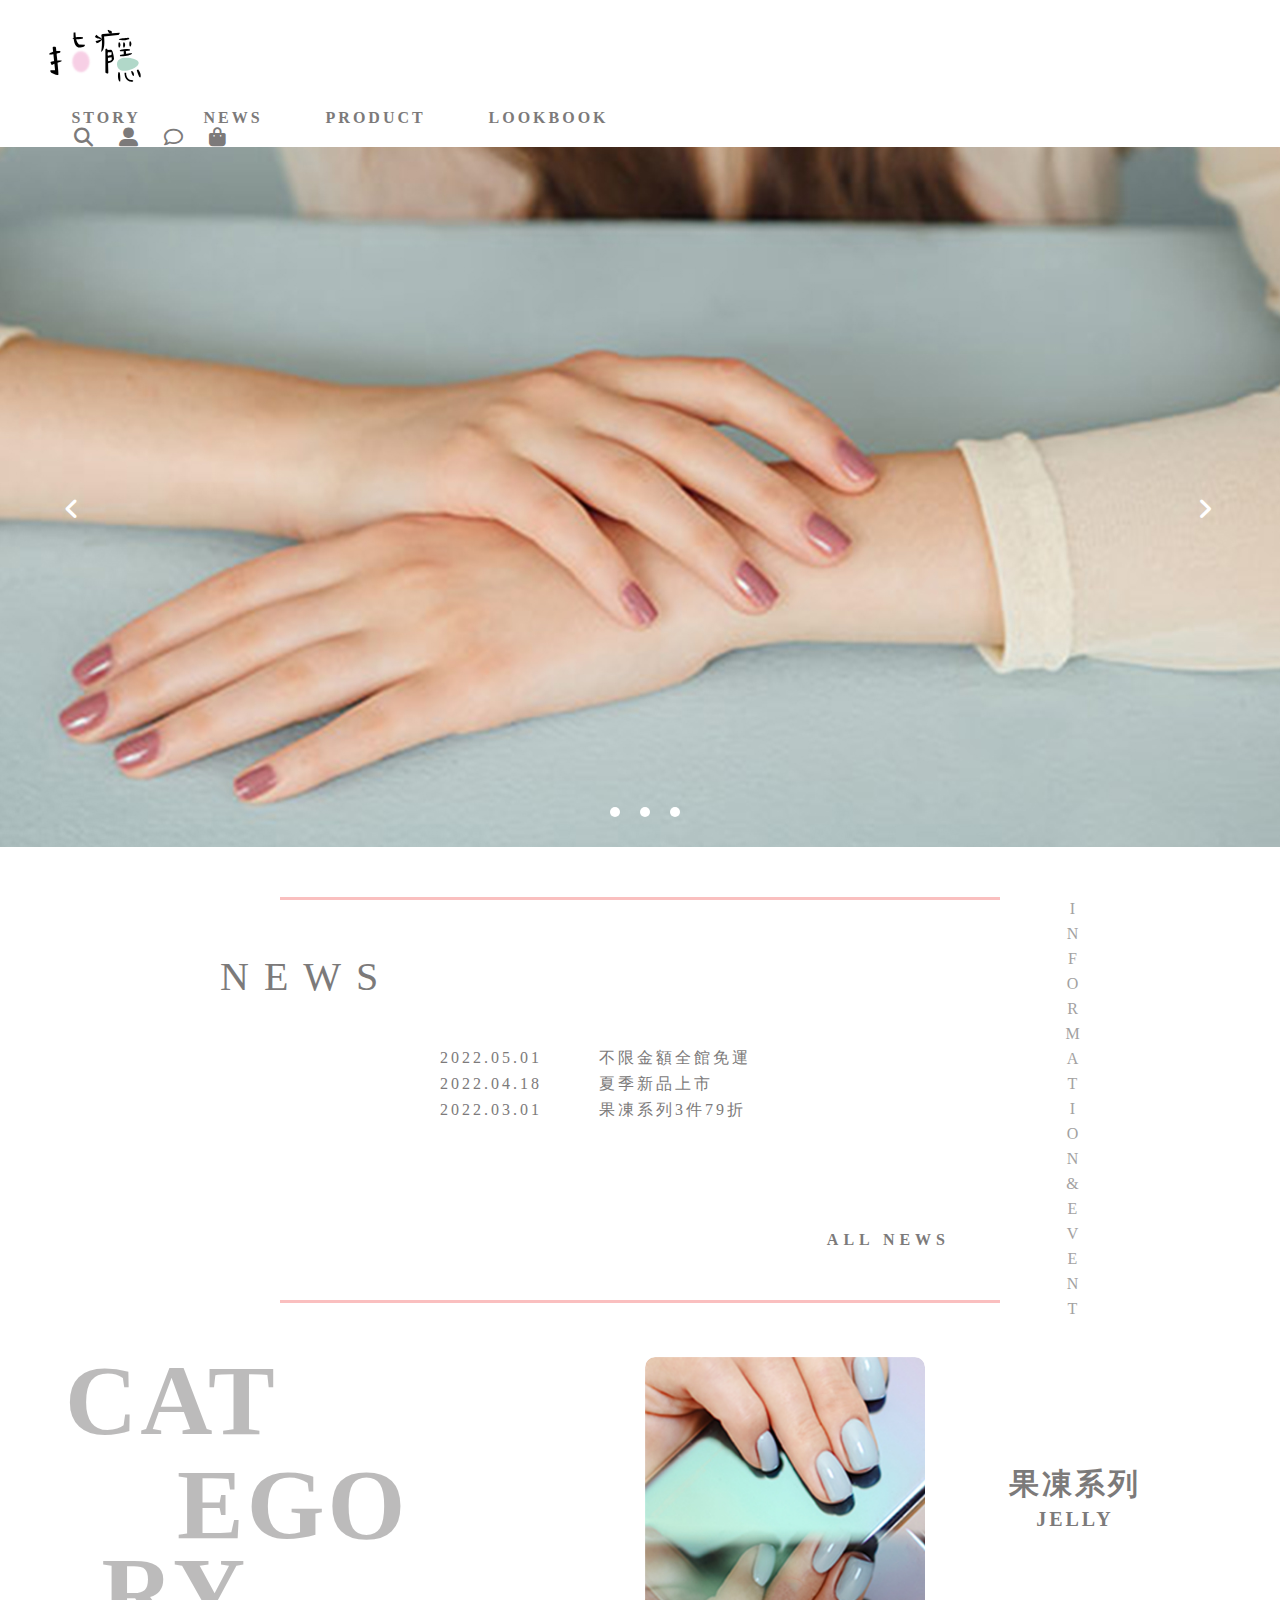
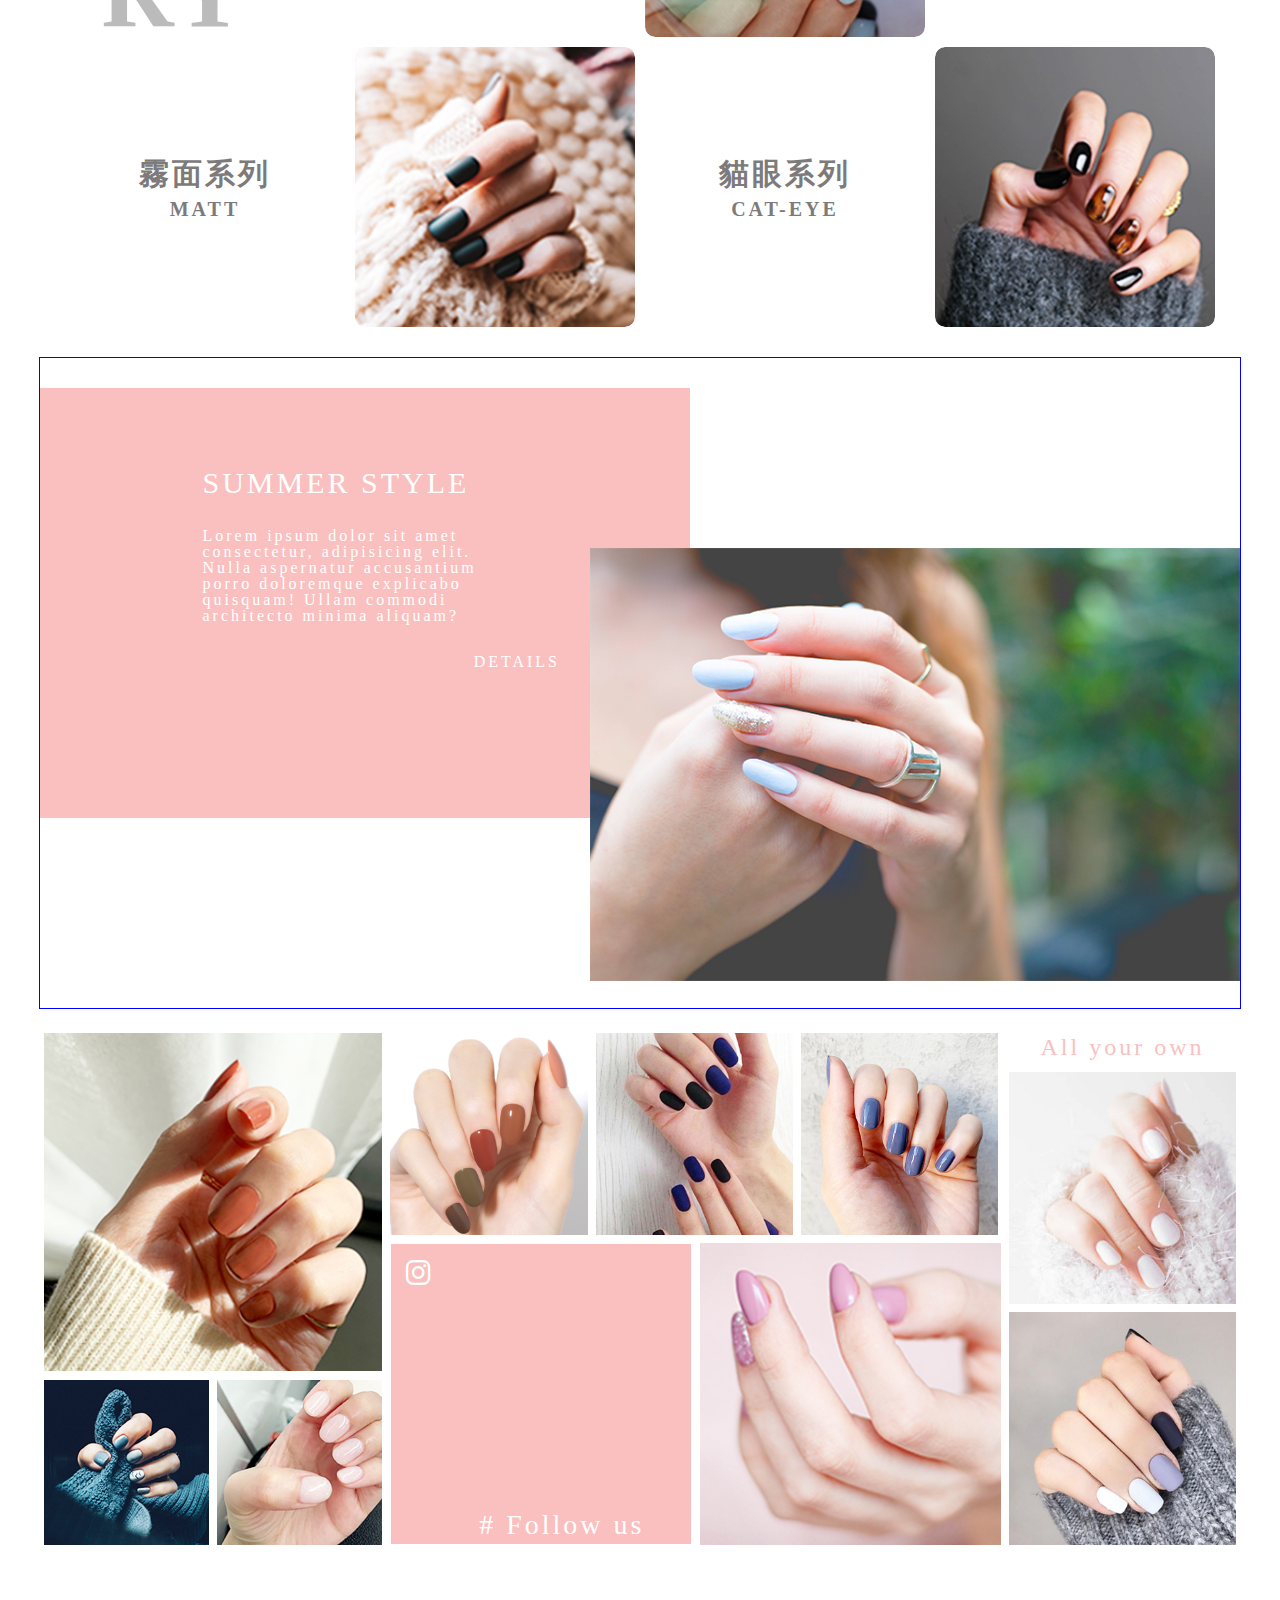
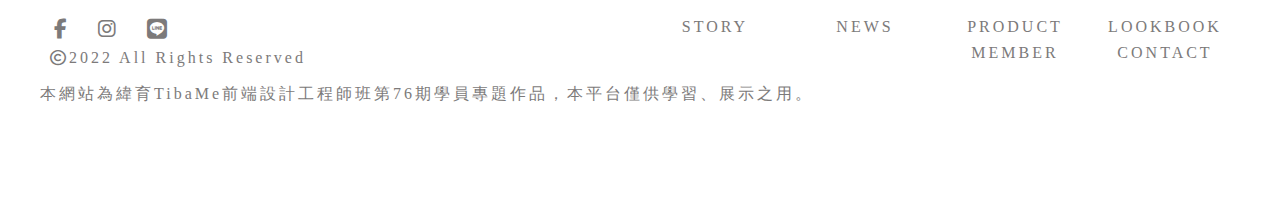
<file: index.html>
<!DOCTYPE html>
<html lang="en">
<head>
    <meta charset="UTF-8">
    <meta http-equiv="X-UA-Compatible" content="IE=edge">
    <meta name="viewport" content="width=device-width, initial-scale=1.0">
    <title>指癮 | HOME</title>
    <link rel="preconnect" href="https://fonts.googleapis.com">
    <link rel="preconnect" href="https://fonts.gstatic.com" crossorigin>
    <link href="https://fonts.googleapis.com/css2?family=Parisienne&display=swap" rel="stylesheet">
    <link rel="stylesheet" href="https://cdnjs.cloudflare.com/ajax/libs/font-awesome/6.1.1/css/all.min.css">   
    <link rel="stylesheet" href="css/nav_footer.css">
    <link rel="stylesheet" href="css/index.css">
    
</head>
<body>
    <!-- header start -->
    <header class="content_block">
        <!-- logo -->
        <div class="logo">
            <a href="index.html">
                <img src="img/logo.svg">
            </a>
        </div>
        <!-- nav -->
            <ul class="nav">
                <li>
                    <a href="story.html">STORY</a>
                </li>
                <li>
                    <a href="news.html">NEWS</a>
                </li>
                <li>
                    <a href="product.html">PRODUCT</a>
                </li>
                <li>
                    <a href="lookbook.html">LOOKBOOK</a>
                </li>
            </ul>
            <!-- right nav -->
            <ul class="nav_right">
                <li class="search_box">
                    <input type="text" class="search_box" placeholder="search" style="display: none;">
                </li>
                <li class="search">
                    <a href="">
                        <i class="fa-solid fa-magnifying-glass"></i>
                    </a>
                </li>
                <li class="user">
                    <a href="">
                        <i class="fa-solid fa-user-large"></i>
                    </a>
                </li>
                <li class="contact">
                    <a href="contact.html">
                        <i class="fa-regular fa-comment"></i>
                    </a>
                </li>
                <li class="bag">
                    <a href="">
                        <i class="fa fa-light fa-bag-shopping" ></i>
                    </a>
                </li>
            </ul>
    </header>
    <!-- header end -->

    <!-- main start -->
    <main>
        <div class="main_slider">
            <div class="main_kv kv1"></div>
            <div class="main_kv kv2"></div>
            <div class="main_kv kv3"></div>
            <div class="content_block slider_btn">
                <a href="#" class="prev">
                    <i class="fa-solid fa-angle-left"></i>
                </a>
                <a href="#" class="next">
                    <i class="fa-solid fa-angle-right"></i>
                </a>
            </div>
            <div class="dots">
                <a href="#" class="dot dot_now" data-index="1"></a>
                <a href="#" class="dot" data-index="2"></a>
                <a href="#" class="dot" data-index="3"></a>
            </div>
        </div>
    </main>
    <!-- main end -->

    <!-- news start -->
    <section class="content_block">
        <h3>NEWS</h3>
        <div class="news_box">
            <ul>
                <li>
                    <p>2022.05.01</p>
                    <a href="#">不限金額全館免運</a>
                </li>
                <li>
                    <p>2022.04.18</p>
                    <a href="#">夏季新品上市</a>
                </li>
                <li>
                    <p>2022.03.01</p>
                    <a href="#">果凍系列3件79折</a>
                </li>
            </ul>
            <a href="news.html">ALL NEWS</a>
            <div class="news_side">INFORMATION&EVENT</div>
        </div>
    </section>
    <!-- news end -->

    <!-- category start -->
    <div class="content_block cat_outer">
        <div class="cat1">
            <div class="cat_box  cat_box_t">
                <h3>CAT</h3>
                <h4>EGO</h4>
                <h5>RY</h5>
            </div>
            <div class="cat_box cat_box_b"></div>
        </div>
        <a class="cat2" href="#">
            <div class="cat_box">
                <img src="img/cat-j.jpg" alt="">
            </div>
            <div class="cat_box cat_box_tact">
                <h2>果凍系列</h2>
                <span>JELLY</span>
                <p></p>
            </div>
        </a>
        <a class="cat3" href="#">
            <div class="cat_box cat_box_tact">
                <h2>霧面系列</h2>
                <span>MATT</span>
            </div>
            <div class="cat_box cat_box_iact">
                <img src="img/cat-m.jpg" alt="">
            </div>
        </a>
        <a class="cat4" href="#">
            <div class="cat_box cat_box_tact">
                <h2>貓眼系列</h2>
                <span>CAT-EYE</span>
            </div>
            <div class="cat_box cat_box_iact">
                <img src="img/cat-c.jpg" alt="">
            </div>
        </a>

    </div>
    <!-- category end -->

    <!-- article start -->
    <article class="content_block">
        <div class="atc_textbox">
            <h4>SUMMER STYLE</h4>
            <p>Lorem ipsum dolor sit amet consectetur, adipisicing elit. Nulla aspernatur accusantium porro doloremque explicabo quisquam! Ullam commodi architecto minima aliquam?</p>
            <a href="#">DETAILS</a>
        </div>
        <div class="atc_img">
            <img src="img/article.jpg" alt="">    
        </div>
    </article>
    <!-- article end -->
    <!-- last_block start -->
    <div class="last_block">
        <ul class="last_left">
            <li class="ll_top">
                <img src="img/ig1.jpg" alt="">
            </li>
            <li class="ll_bot">
                <img src="img/ig2.png" alt="">
                <img src="img/ig3.jpg" alt="">
            </li>
        </ul>

        <ul class="last_center">
            <li class="lc_top">
                <img src="img/ig4.png" alt="">
                <img src="img/ig5.jpg" alt="">
                <img src="img/ig6.jpg" alt="">
            </li>
            <li class="lc_bot">
                <div>
                    <i class="fa-brands fa-instagram"></i>
                    <p># Follow us</p>
                </div>
                <img src="img/ig7.jpg" alt="">
            </li>
        </ul>

        <ul class="last_right">
            <li class="lr_top">
                <span>All your own</span>
            </li>
            <li class="lr_bot">
                <img src="img/ig8.jpg" alt="">
                <img src="img/ig9.jpg" alt="">
            </li>
        </ul>
    </div>
    <!-- last_block end -->
    <!-- gototop -->
    <div class="gototop">
        <a href="#">
            <h4>Top</h4>
        </a>
    </div>
    <!-- footer start -->
    <footer class="content_block">
        <div class="foot">
            <div class="rfoot">
                <ul class="rfoot_top">
                    <li>
                        <a href="story.html">STORY</a>
                    </li>
                    <li>
                        <a href="news.html">NEWS</a>
                    </li>
                    <li>
                        <a href="product.html">PRODUCT</a>
                    </li>
                    <li>
                        <a href="lookbook.html">LOOKBOOK</a>
                    </li>
                </ul>
                <ul class="rfoot_bot">
                    <li>
                        <a href="member.html">MEMBER</a>
                    </li>
                    <li>
                        <a href="contact.html">CONTACT</a>
                    </li>
                </ul>
            </div>
            <div class="lfoot">
                <ul class="lfoot_top">
                    <li><a href="#"><i class="fa-brands fa-facebook-f"></i></a></li>
                    <li><a href="#"><i class="fa-brands fa-instagram"></i></a></li>
                    <li><a href="#"><i class="fa-brands fa-line"></i></a></li>
                </ul>
                <div class="lfoot_bot">
                    <i class="fa-regular fa-copyright"></i><span>2022   All Rights Reserved</span>
                </div>
            </div>
        </div>
        <div class="content_block">
            <span>
                本網站為緯育TibaMe前端設計工程師班第76期學員專題作品，本平台僅供學習、展示之用。
            </span>
        </div>
    </footer>

    <!-- footer end -->

    <script src="js/index.js"></script>
    

</body>
</html>
</file>
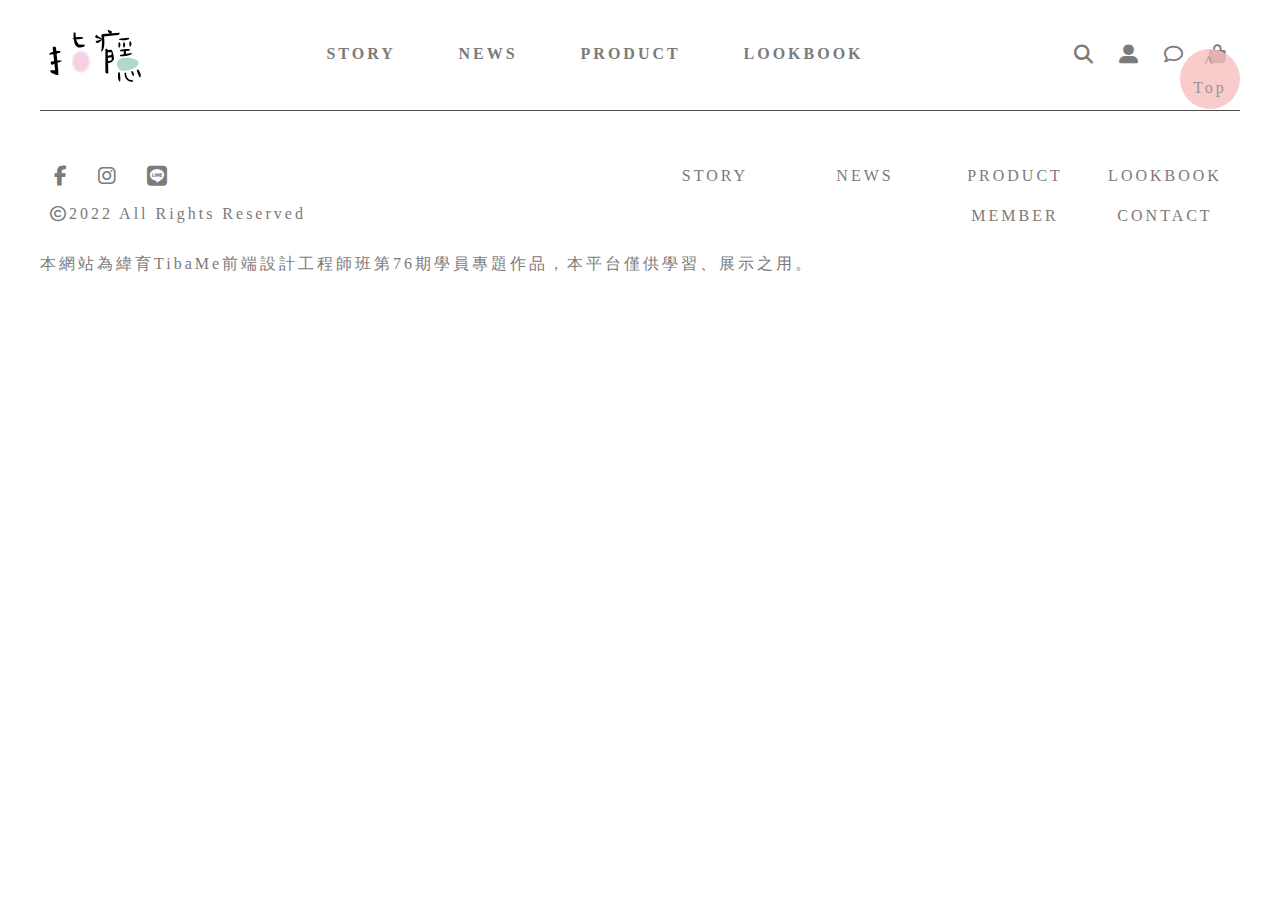
<file: contact.html>
<!DOCTYPE html>
<html lang="en">
<head>
    <meta charset="UTF-8">
    <meta http-equiv="X-UA-Compatible" content="IE=edge">
    <meta name="viewport" content="width=device-width, initial-scale=1.0">
    <title>指癮</title>
    <link rel="stylesheet" href="https://cdnjs.cloudflare.com/ajax/libs/font-awesome/6.1.1/css/all.min.css">
    <link rel="stylesheet" href="css/nav_footer.css">
    
</head>
<body>
    <!-- header start -->
    <header class="content_block">
        <!-- logo -->
        <div class="logo">
            <a href="index.html">
                <img src="img/logo.svg">
            </a>
        </div>
        <!-- nav -->
            <ul class="nav">
                <li>
                    <a href="story.html">STORY</a>
                </li>
                <li>
                    <a href="news.html">NEWS</a>
                </li>
                <li>
                    <a href="product.html">PRODUCT</a>
                </li>
                <li>
                    <a href="lookbook.html">LOOKBOOK</a>
                </li>
            </ul>
            <!-- right nav -->
            <ul class="nav_right">
                <li class="search_box">
                    <input type="text" class="search_box" placeholder="search" style="display: none;">
                </li>
                <li class="search">
                    <a href="">
                        <i class="fa-solid fa-magnifying-glass"></i>
                    </a>
                </li>
                <li class="user">
                    <a href="">
                        <i class="fa-solid fa-user-large"></i>
                    </a>
                </li>
                <li class="contact">
                    <a href="">
                        <i class="fa-regular fa-comment"></i>
                    </a>
                </li>
                <li class="bag">
                    <a href="">
                        <i class="fa fa-light fa-bag-shopping" ></i>
                    </a>
                </li>
            </ul>
    </header>
    <!-- header end -->

    <!-- footer start -->
    <footer class="content_block">
        <div class="foot">
            <div class="rfoot">
                <ul class="rfoot_top">
                    <li>
                        <a href="story.html">STORY</a>
                    </li>
                    <li>
                        <a href="news.html">NEWS</a>
                    </li>
                    <li>
                        <a href="product.html">PRODUCT</a>
                    </li>
                    <li>
                        <a href="lookbook.html">LOOKBOOK</a>
                    </li>
                </ul>
                <ul class="rfoot_bot">
                    <li>
                        <a href="member.html">MEMBER</a>
                    </li>
                    <li>
                        <a href="contact.html">CONTACT</a>
                    </li>
                </ul>
            </div>
            <div class="lfoot">
                <ul class="lfoot_top">
                    <li><a href="#"><i class="fa-brands fa-facebook-f"></i></a></li>
                    <li><a href="#"><i class="fa-brands fa-instagram"></i></a></li>
                    <li><a href="#"><i class="fa-brands fa-line"></i></a></li>
                </ul>
                <div class="lfoot_bot">
                    <i class="fa-regular fa-copyright"></i><span>2022   All Rights Reserved</span>
                </div>
            </div>
        </div>
        <div class="content_block">
            <span>
                本網站為緯育TibaMe前端設計工程師班第76期學員專題作品，本平台僅供學習、展示之用。
            </span>
        </div>
        <div class="gototop">
            <p>^</p>
            <p>Top</p>
        </div>
    </footer>

    <!-- footer end -->

</body>
</html>
</file>
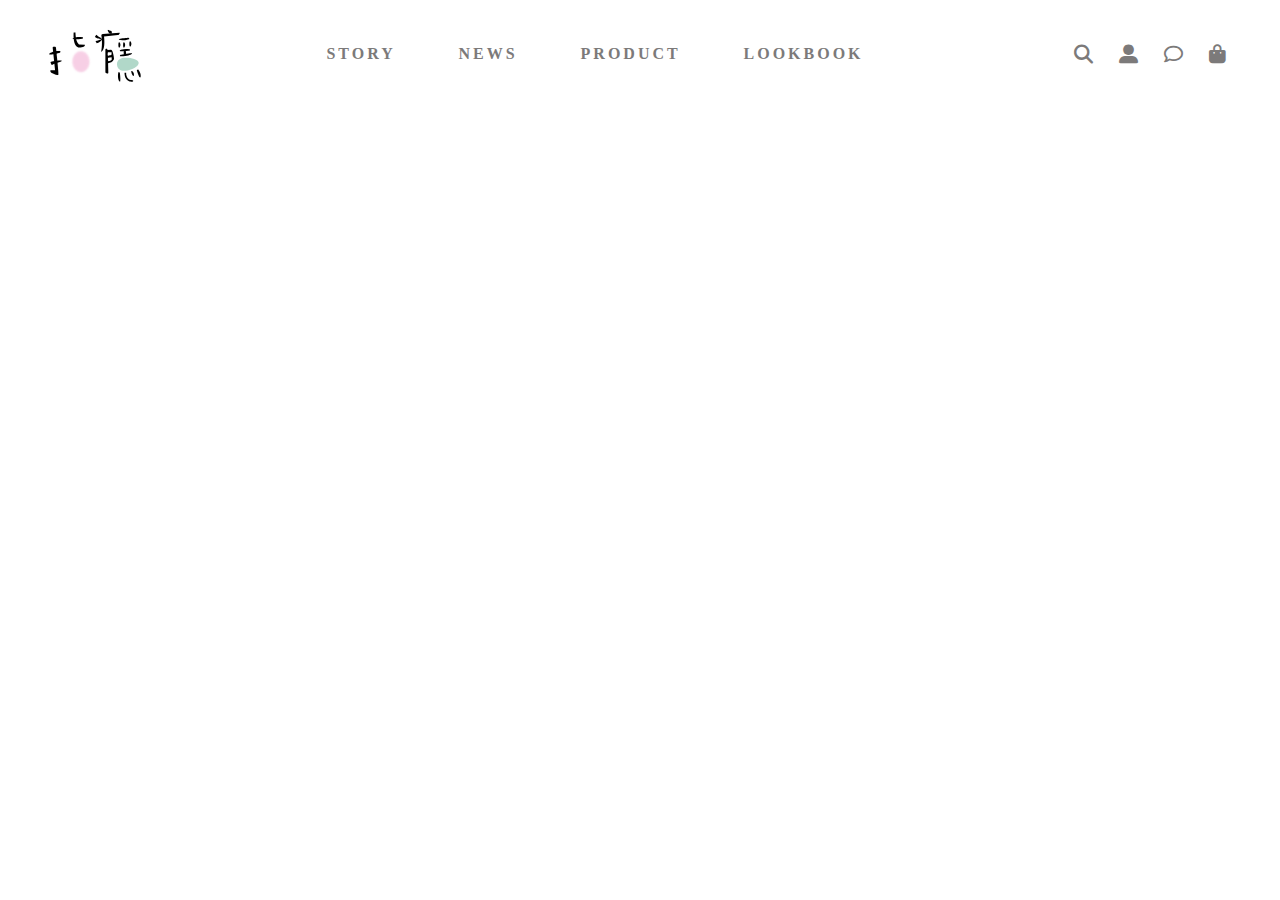
<file: indnav.html>
<!DOCTYPE html>
<html lang="en">
<head>
    <meta charset="UTF-8">
    <meta http-equiv="X-UA-Compatible" content="IE=edge">
    <meta name="viewport" content="width=device-width, initial-scale=1.0">
    <title>指癮</title>
    <link rel="stylesheet" href="https://cdnjs.cloudflare.com/ajax/libs/font-awesome/6.1.1/css/all.min.css">
    <link rel="stylesheet" href="css/nav_footer.css">
</head>
<body>
    <!-- header start -->
        <header class="content_block">
            <!-- logo -->
            <div class="logo">
                <a href="index.html">
                    <img src="img/logo.svg">
                </a>
            </div>
            <!-- nav -->
                <ul class="nav">
                    <li>
                        <a href="story.html">STORY</a>
                    </li>
                    <li>
                        <a href="news.html">NEWS</a>
                    </li>
                    <li>
                        <a href="product.html">PRODUCT</a>
                    </li>
                    <li>
                        <a href="lookbook.html">LOOKBOOK</a>
                    </li>
                </ul>
                <!-- right nav -->
                <ul class="nav_right">
                    <li class="search_box">
                        <input type="text" class="search_box" placeholder="search" style="display: none;">
                    </li>
                    <li class="search">
                        <a href="">
                            <i class="fa-solid fa-magnifying-glass"></i>
                        </a>
                    </li>
                    <li class="user">
                        <a href="">
                            <i class="fa-solid fa-user-large"></i>
                        </a>
                    </li>
                    <li class="contact">
                        <a href="">
                            <i class="fa-regular fa-comment"></i>
                        </a>
                    </li>
                    <li class="bag">
                        <a href="">
                            <i class="fa fa-light fa-bag-shopping" ></i>
                        </a>
                    </li>
                </ul>
        </header>
        <!-- header end -->
    
</body>
</html>
</file>
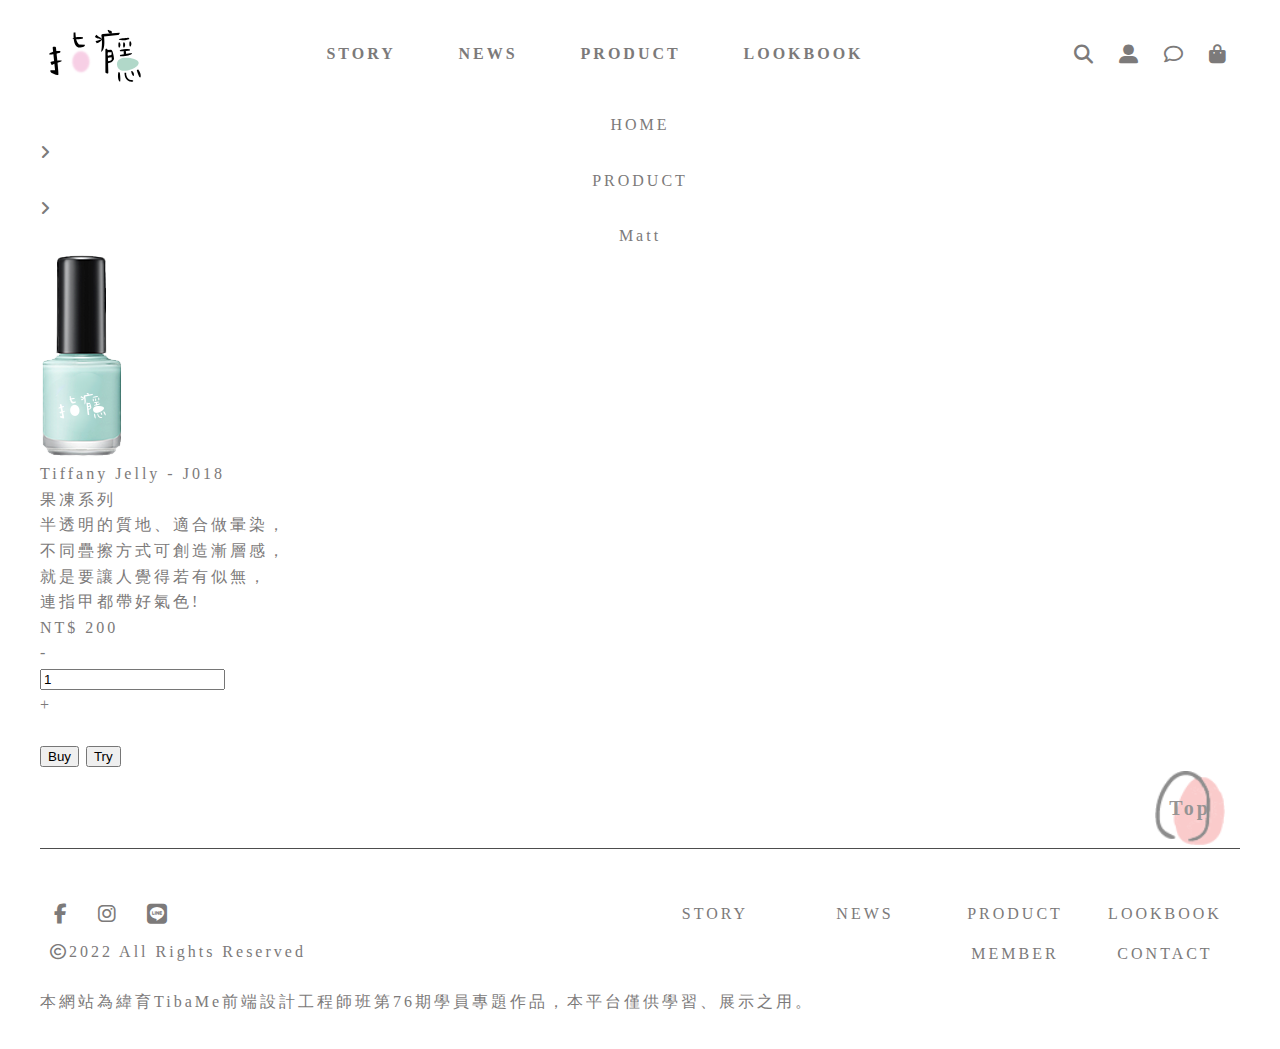
<file: product_d.html>
<!DOCTYPE html>
<html lang="en">
<head>
    <meta charset="UTF-8">
    <meta http-equiv="X-UA-Compatible" content="IE=edge">
    <meta name="viewport" content="width=device-width, initial-scale=1.0">
    <title>指癮 | PRODUCT</title>
    <link rel="preconnect" href="https://fonts.googleapis.com">
    <link rel="preconnect" href="https://fonts.gstatic.com" crossorigin>
    <link href="https://fonts.googleapis.com/css2?family=Parisienne&display=swap" rel="stylesheet">
    <link rel="stylesheet" href="https://cdnjs.cloudflare.com/ajax/libs/font-awesome/6.1.1/css/all.min.css"> 
    <link rel="stylesheet" href="css/common.css">
    <link rel="stylesheet" href="css/product.css">
</head>
<body>
    <!-- header start -->
    <header class="content_block">
        <!-- logo -->
        <div class="logo">
            <a href="index.html">
                <img src="img/logo.svg">
            </a>
        </div>
        <!-- nav -->
            <ul class="nav">
                <li>
                    <a href="story.html">STORY</a>
                </li>
                <li>
                    <a href="news.html">NEWS</a>
                </li>
                <li>
                    <a href="product.html">PRODUCT</a>
                </li>
                <li>
                    <a href="lookbook.html">LOOKBOOK</a>
                </li>
            </ul>
            <!-- right nav -->
            <ul class="nav_right">
                <li class="search_box">
                    <input type="text" class="search_box" placeholder="search" style="display: none;">
                </li>
                <li class="search">
                    <a href="">
                        <i class="fa-solid fa-magnifying-glass"></i>
                    </a>
                </li>
                <li class="user">
                    <a href="">
                        <i class="fa-solid fa-user-large"></i>
                    </a>
                </li>
                <li class="contact">
                    <a href="contact.html">
                        <i class="fa-regular fa-comment"></i>
                    </a>
                </li>
                <li class="bag">
                    <a href="">
                        <i class="fa fa-light fa-bag-shopping" ></i>
                    </a>
                </li>
            </ul>
    </header>
    <!-- header end -->

    <!-- product nav -->
    <nav class="content_block pdt_nav">
    
        <!-- breadcrumbs -->
        <ul class="breadcrumbs">
            <li>
                <a href="index.html">HOME</a>
            </li>
            <li>
                <i class="fa-solid fa-angle-right"></i>
            </li>
            <li>
                <a href="product.html">PRODUCT</a>
            </li>
            <li>
                <i class="fa-solid fa-angle-right"></i>
            </li>
            <li>
                <a href="#">Matt</a>
            </li>
        </ul>
    </nav>
    <!-- product nav end -->

    <!-- Product item start -->
    <main class="content_block pdt_main">
        <div class="pdtitem_container">
            <ul>
                <li><img src="img/pdtj2.png" alt=""></li>
                <li>
                    <div class="text_box">
                        <h4>Tiffany Jelly - J018</h4>
                        <h5>果凍系列</h5>
                        <h6>半透明的質地、適合做暈染，
                            <br>不同疊擦方式可創造漸層感，
                            <br>就是要讓人覺得若有似無，
                            <br>連指甲都帶好氣色!
                        </h6>
                        <p>NT$ 200</p>
                        <span></span>
                    </div>
                    <ol class="btn-numbox">
                        <li><span  id="numcut" class="numcut">-</span></li>
                        <li><input type="text" class="input-num" id="inputnum" value="1"/></li>
                        <li><span id="numplus" class="numplus">+</span></li>
            　　　  </ol>
                    <div class="btn_box">
                        <button>Buy</button>
                        <button>Try</button>
                    </div>
                </li>
            </ul>
        </div>
        
    </main>
    <!-- Product item end -->

    <!-- gototop -->
    <div class="gototop">
        <a href="#">
            <h4>Top</h4>
        </a>
    </div>
    <!-- footer start -->
    <footer class="content_block">
        <div class="foot">
            <div class="rfoot">
                <ul class="rfoot_top">
                    <li>
                        <a href="story.html">STORY</a>
                    </li>
                    <li>
                        <a href="news.html">NEWS</a>
                    </li>
                    <li>
                        <a href="product.html">PRODUCT</a>
                    </li>
                    <li>
                        <a href="lookbook.html">LOOKBOOK</a>
                    </li>
                </ul>
                <ul class="rfoot_bot">
                    <li>
                        <a href="member.html">MEMBER</a>
                    </li>
                    <li>
                        <a href="contact.html">CONTACT</a>
                    </li>
                </ul>
            </div>
            <div class="lfoot">
                <ul class="lfoot_top">
                    <li><a href="#"><i class="fa-brands fa-facebook-f"></i></a></li>
                    <li><a href="#"><i class="fa-brands fa-instagram"></i></a></li>
                    <li><a href="#"><i class="fa-brands fa-line"></i></a></li>
                </ul>
                <div class="lfoot_bot">
                    <i class="fa-regular fa-copyright"></i><span>2022   All Rights Reserved</span>
                </div>
            </div>
        </div>
        <div class="content_block">
            <span>
                本網站為緯育TibaMe前端設計工程師班第76期學員專題作品，本平台僅供學習、展示之用。
            </span>
        </div>
    </footer>

    <!-- footer end -->

    <script src="js/index.js"></script>

</body>
</html>
</file>
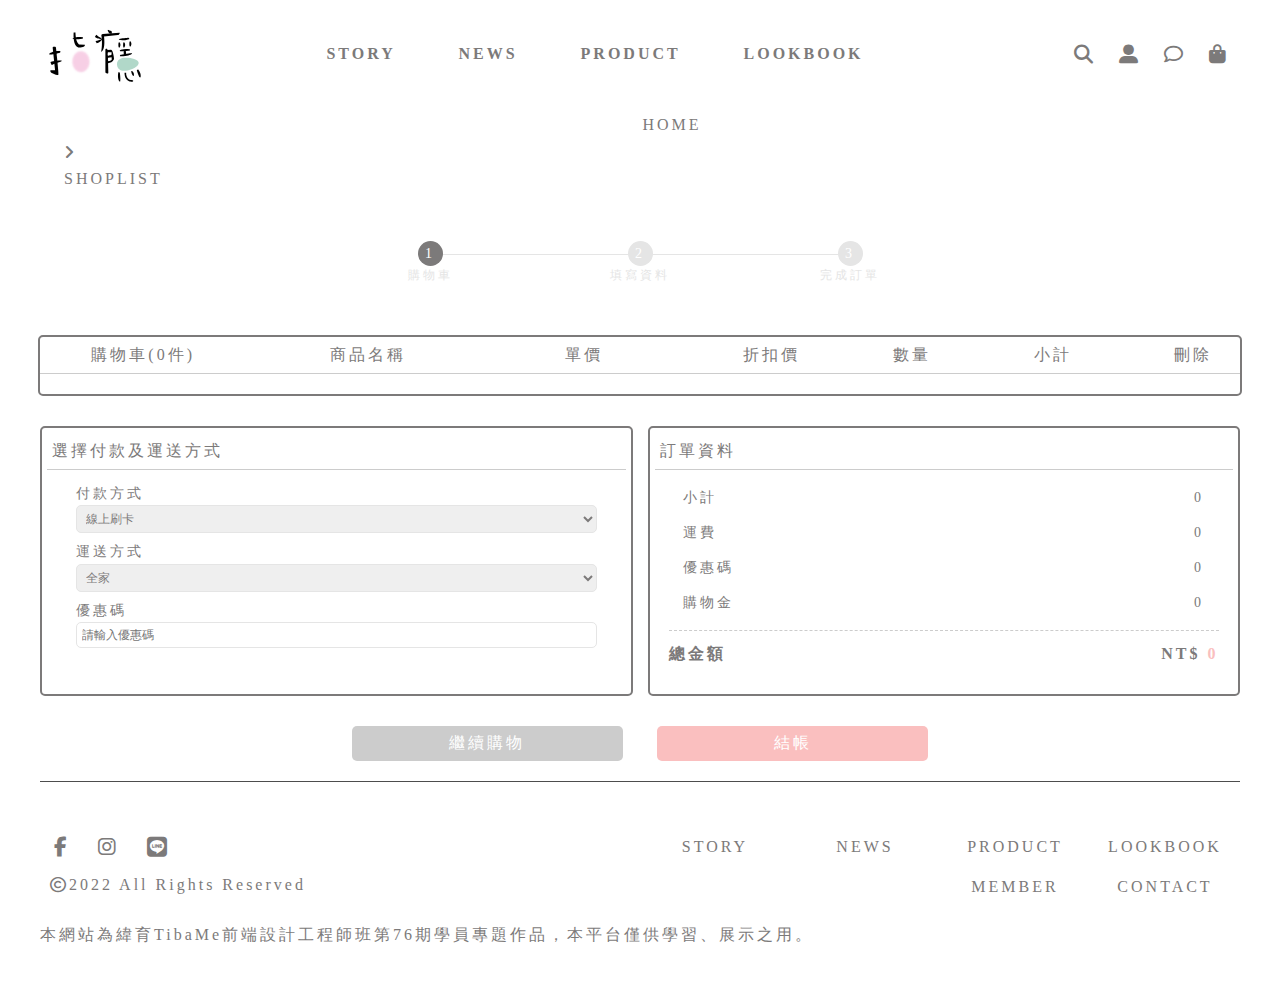
<file: shoplist.html>
<!DOCTYPE html>
<html lang="en">
<head>
    <meta charset="UTF-8">
    <meta http-equiv="X-UA-Compatible" content="IE=edge">
    <meta name="viewport" content="width=device-width, initial-scale=1.0">
    <title>指癮 | Shop List</title>
    <link rel="preconnect" href="https://fonts.googleapis.com">
    <link rel="preconnect" href="https://fonts.gstatic.com" crossorigin>
    <link href="https://fonts.googleapis.com/css2?family=Parisienne&display=swap" rel="stylesheet">
    <link rel="stylesheet" href="https://cdnjs.cloudflare.com/ajax/libs/font-awesome/6.1.1/css/all.min.css"> 
    <link rel="stylesheet" href="css/common.css">
    <link rel="stylesheet" href="css/shoplist.css">
    
</head>
<body>
    <!-- header start -->
    <header class="content_block">
        <!-- logo -->
        <div class="logo">
            <a href="index.html">
                <img src="img/logo.svg">
            </a>
        </div>
        <!-- nav -->
            <ul class="nav">
                <li>
                    <a class="nav_point" href="story.html">STORY</a>
                </li>
                <li>
                    <a href="news.html">NEWS</a>
                </li>
                <li>
                    <a href="product.html">PRODUCT</a>
                </li>
                <li>
                    <a href="lookbook.html">LOOKBOOK</a>
                </li>
            </ul>
            <!-- right nav -->
            <ul class="nav_right">
                <li class="search_box">
                    <input type="text" class="search_box" placeholder="search" style="display: none;">
                </li>
                <li class="search">
                    <a href="">
                        <i class="fa-solid fa-magnifying-glass"></i>
                    </a>
                </li>
                <li class="user">
                    <a href="">
                        <i class="fa-solid fa-user-large"></i>
                    </a>
                </li>
                <li class="contact">
                    <a href="contact.html">
                        <i class="fa-regular fa-comment"></i>
                    </a>
                </li>
                <li class="bag">
                    <a href="shoplist.html" class="shopCar">
                        <i class="fa fa-light fa-bag-shopping shopCarCon"></i>
                    </a>
                </li>
            </ul>
    </header>
    <!-- header end -->
    <!-- breadcrumbs -->
    <ul class="breadcrumbs">
        <li>
            <a href="index.html">HOME</a>
        </li>
        <li>
            <i class="fa-solid fa-angle-right"></i>
        </li>
        
        <li>
            SHOPLIST
        </li>
    </ul>
    <!-- toggle -->
    <div class="toggle">
        <div class="toggle-in">
            <div class="in t1">
                <div class="t1-1"></div>
                <div class="t1-2"></div>
            </div>
            <div class="in t2">
                <div class="t2-1"></div>
                <div class="t2-2"></div>
            </div>
            <div class="in t3">
                <div class="t3-1"></div>
                <div class="t3-2"></div>
            </div>
        </div>
    </div>
    <!-- toggle end -->

    <!-- shoplist -->
    <section class="content_block shopprocess">
        <ul>
            <li>
                <div>1</div>
                <span>購物車</span>
            </li>
            <li>
                <div>2</div>
                <span>填寫資料</span>
            </li>
            <li>
                <div>3</div>
                <span>完成訂單</span>
            </li>
        </ul>
    </section>

    <main class="content_block shopping_cart"> 
        <div class="shopping_list"> 
            <ul> 
                <li id="shop_car_count">購物車(1件)</li> 
                <li>商品名稱</li> 
                <li>單價</li> 
                <li>折扣價</li> 
                <li>數量</li>
                <li>小計</li>
                <li>刪除</li>
            </ul> 
        </div> 
    
     <!-- 抓取的資料放進這個DIV裡 -->
        <div class="iteminfo"></div>
    </main> 

    <div class="content_block checkout">
        <div class="payinfo">
            <div>選擇付款及運送方式</div>

            <div class="payinfo_item">
                <label for="payway">付款方式</label>
                <select id="payway" name="payway">
                    <option value="">線上刷卡</option>
                    <option value="">取貨付款</option>
                    <option value="">Line-Pay</option>
                </select>

                <label for="deliver">運送方式</label>
                <select id="deliver" name="deliver">
                    <option value="f">全家</option>
                    <option value="s">7-11</option>
                    <option value="h">宅配</option>
                </select>
                
                <label for="coupon">優惠碼</label>
                <input type="text" placeholder="請輸入優惠碼" id="coupon"><br>
            </div>
        </div>


        <div class="pricesummary">
            <div>訂單資料</div>
            <ul>
                <li><span>小計</span><span class="summary_subtotal summary">0</span></li>
                <li><span>運費</span><span class="summary fare">0</span></li>
                <li><span>優惠碼</span><span class="summary">0</span></li>
                <li><span>購物金</span><span class="summary">0</span></li>
            </ul>

            <div>總金額
                <span>NT$ <span id="total">0</span></span>
            </div>
        </div> 

    </div>
    <div class="btns">
        <button class="btn_continue">繼續購物</button>
        <button class="btn_chackout">結帳</button>
    </div>

    <!-- footer start -->
    <footer class="content_block">
        <div class="foot">
            <div class="rfoot">
                <ul class="rfoot_top">
                    <li>
                        <a href="story.html">STORY</a>
                    </li>
                    <li>
                        <a href="news.html">NEWS</a>
                    </li>
                    <li>
                        <a href="product.html">PRODUCT</a>
                    </li>
                    <li>
                        <a href="lookbook.html">LOOKBOOK</a>
                    </li>
                </ul>
                <ul class="rfoot_bot">
                    <li>
                        <a href="member.html">MEMBER</a>
                    </li>
                    <li>
                        <a href="contact.html">CONTACT</a>
                    </li>
                </ul>
            </div>
            <div class="lfoot">
                <ul class="lfoot_top">
                    <li><a href="#"><i class="fa-brands fa-facebook-f"></i></a></li>
                    <li><a href="#"><i class="fa-brands fa-instagram"></i></a></li>
                    <li><a href="#"><i class="fa-brands fa-line"></i></a></li>
                </ul>
                <div class="lfoot_bot">
                    <i class="fa-regular fa-copyright"></i><span>2022   All Rights Reserved</span>
                </div>
            </div>
        </div>
        <div class="content_block">
            <span>
                本網站為緯育TibaMe前端設計工程師班第76期學員專題作品，本平台僅供學習、展示之用。
            </span>
        </div>
    </footer>

    <!-- footer end -->
    <script src="js/jquery-3.6.0.js"></script>
    <script src="js/shoplist.js"></script>
    <script src="js/common.js"></script>
</body>
</html>
</file>
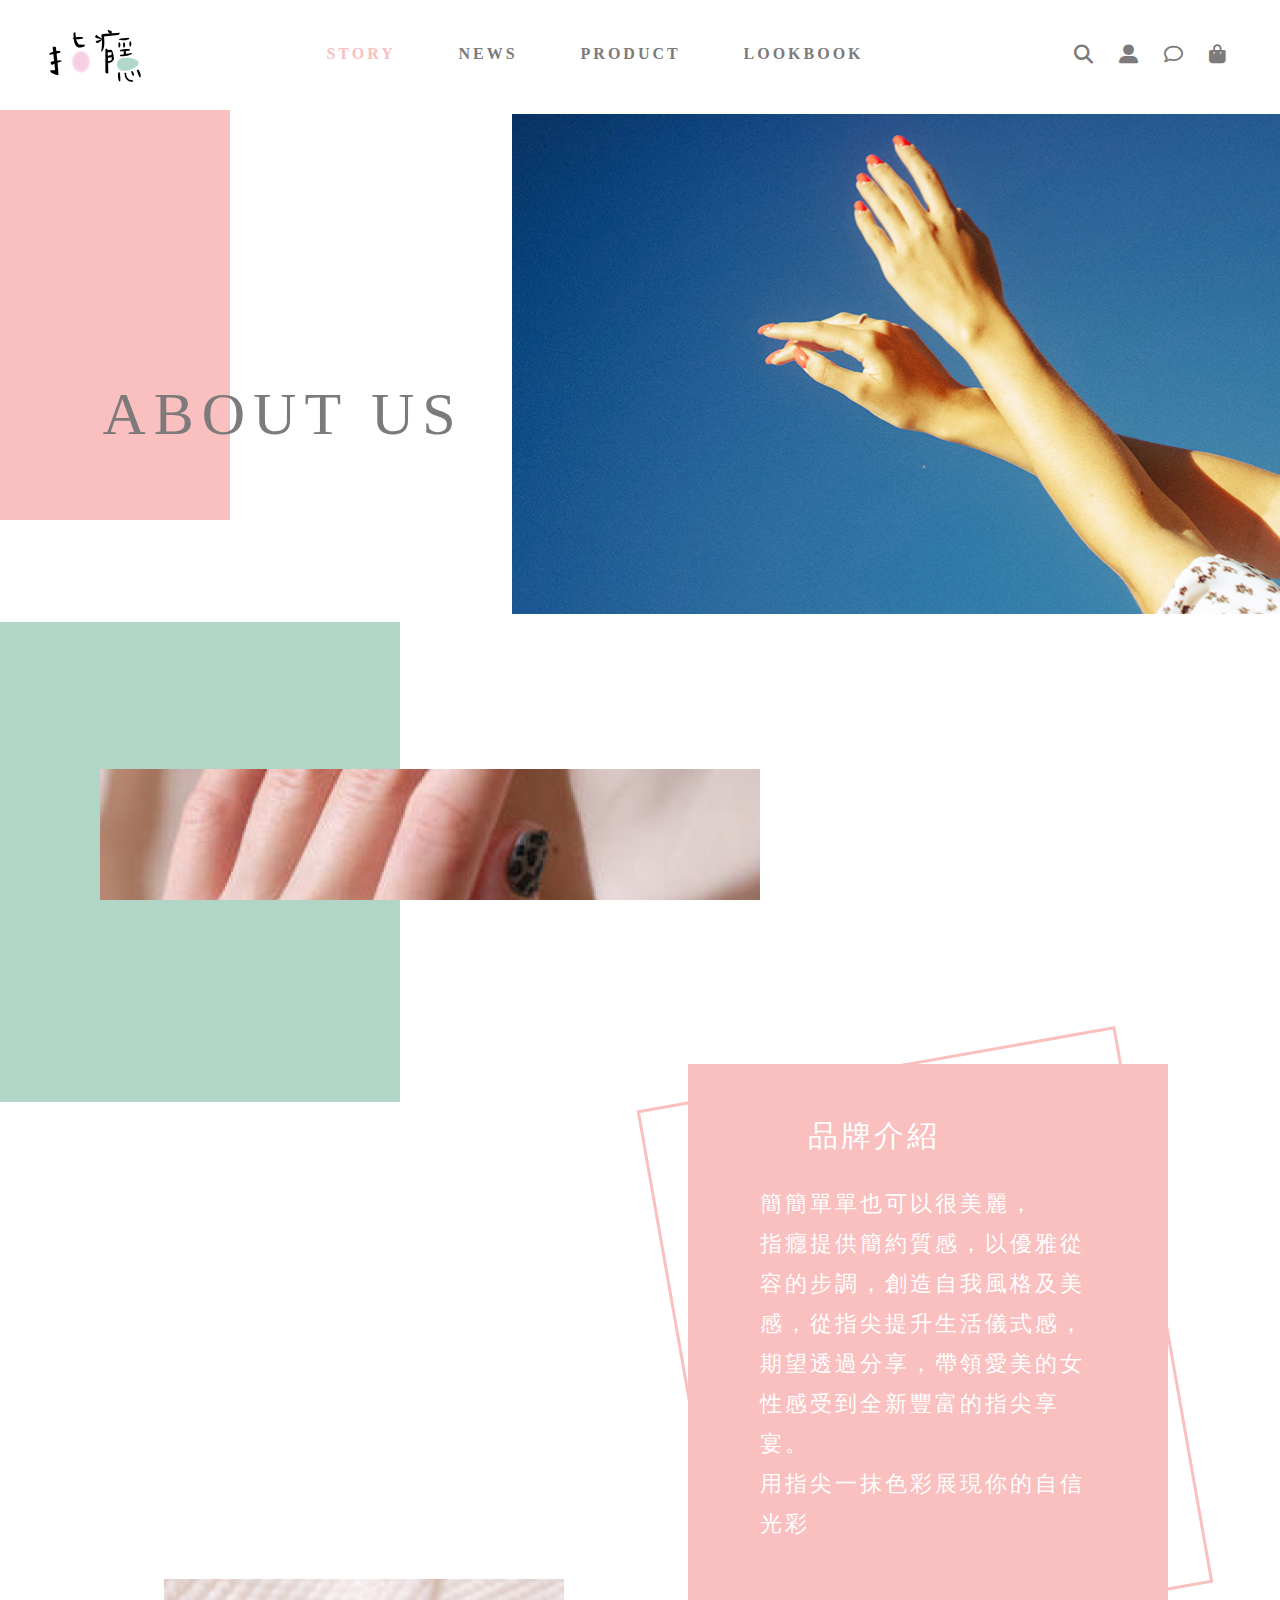
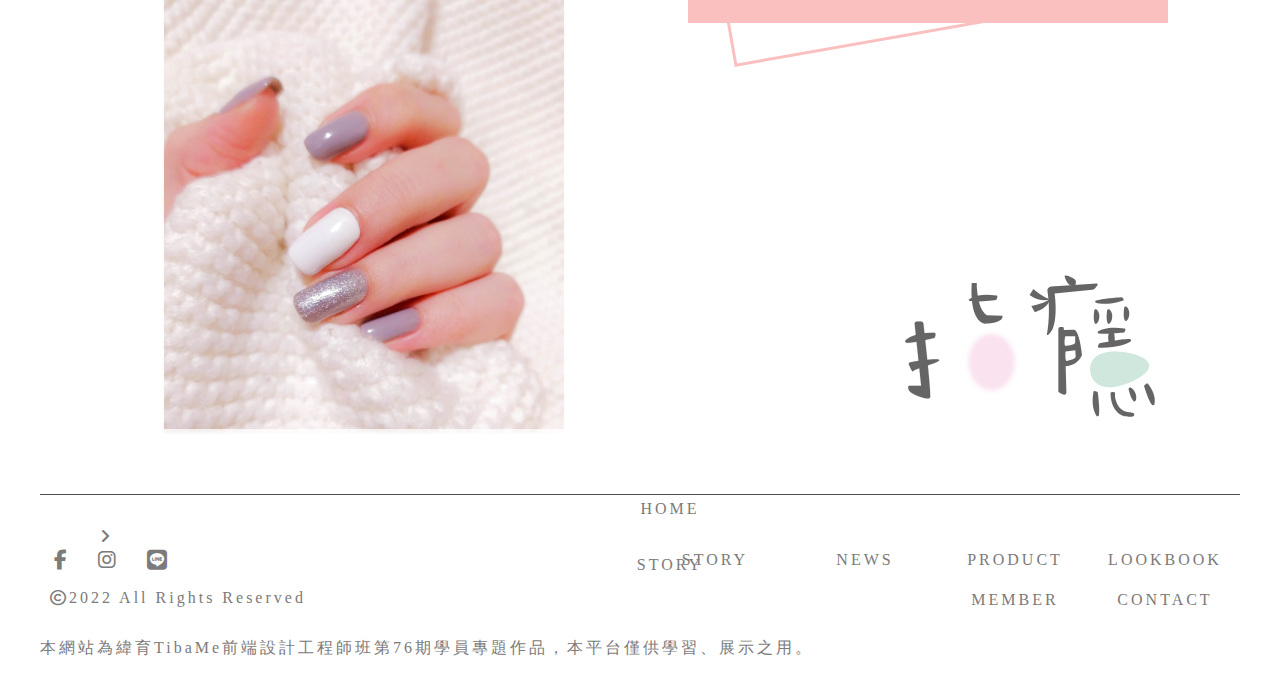
<file: story.html>
<!DOCTYPE html>
<html lang="en">
<head>
    <meta charset="UTF-8">
    <meta http-equiv="X-UA-Compatible" content="IE=edge">
    <meta name="viewport" content="width=device-width, initial-scale=1.0">
    <title>指癮 | STORY</title>
    <link rel="preconnect" href="https://fonts.googleapis.com">
    <link rel="preconnect" href="https://fonts.gstatic.com" crossorigin>
    <link href="https://fonts.googleapis.com/css2?family=Parisienne&display=swap" rel="stylesheet">
    <link rel="stylesheet" href="https://cdnjs.cloudflare.com/ajax/libs/font-awesome/6.1.1/css/all.min.css"> 
    <link rel="stylesheet" href="css/nav_footer.css">
    <link rel="stylesheet" href="css/about.css">    
</head>
<body>
    <!-- header start -->
    <header class="content_block">
        <!-- logo -->
        <div class="logo">
            <a href="index.html">
                <img src="img/logo.svg">
            </a>
        </div>
        <!-- nav -->
            <ul class="nav">
                <li>
                    <a class="nav_point" href="story.html">STORY</a>
                </li>
                <li>
                    <a href="news.html">NEWS</a>
                </li>
                <li>
                    <a href="product.html">PRODUCT</a>
                </li>
                <li>
                    <a href="lookbook.html">LOOKBOOK</a>
                </li>
            </ul>
            <!-- right nav -->
            <ul class="nav_right">
                <li class="search_box">
                    <input type="text" class="search_box" placeholder="search" style="display: none;">
                </li>
                <li class="search">
                    <a href="">
                        <i class="fa-solid fa-magnifying-glass"></i>
                    </a>
                </li>
                <li class="user">
                    <a href="">
                        <i class="fa-solid fa-user-large"></i>
                    </a>
                </li>
                <li class="contact">
                    <a href="contact.html">
                        <i class="fa-regular fa-comment"></i>
                    </a>
                </li>
                <li class="bag">
                    <a href="">
                        <i class="fa fa-light fa-bag-shopping" ></i>
                    </a>
                </li>
            </ul>
    </header>
    <!-- header end -->

    <!-- about top -->
    <section class="content_block about_top">
        <div class="ab_top_left"></div>
        <span>ABOUT US</span>
        <div class="ab_top_ibox">
            <img src="img/about_top.png" alt="">
        </div>
    </section>
    <!-- about top end -->

    <!-- about content -->
    <main class="content_block about_bot">

        <!-- breadcrumbs -->
        <ul class="breadcrumbs">
            <li>
                <a href="index.html">HOME</a>
            </li>
            <li>
                <i class="fa-solid fa-angle-right"></i>
            </li>
            <li>
                <a href="story.html">STORY</a>
            </li>
        </ul>

        <div class="ab_bot_top"></div>
        <div class="ab_bot_text">
            <h3>品牌介紹</h3>
            <p>簡簡單單也可以很美麗，
                <br>指癮提供簡約質感，以優雅從容的步調，創造自我風格及美感，從指尖提升生活儀式感，期望透過分享，帶領愛美的女性感受到全新豐富的指尖享宴。
            <br>用指尖一抹色彩展現你的自信光彩
               
            </p>
        </div>
        <div class="ab_bot_tb"></div>
        <div class="ab_bot_i1">
            <img src="img/about_2.png" alt="">
        </div>
        <div class="ab_bot_i2">
            <img src="img/about_top3.png" alt="">
        </div>
        <img src="img/logo.svg" alt="">

    </main>
    <!-- about content end -->
    <!-- gototop -->
    <div class="gototop">
        <a href="#">
            <h4>Top</h4>
        </a>
    </div>
    <!-- footer start -->
    <footer class="content_block">
        <div class="foot">
            <div class="rfoot">
                <ul class="rfoot_top">
                    <li>
                        <a href="story.html">STORY</a>
                    </li>
                    <li>
                        <a href="news.html">NEWS</a>
                    </li>
                    <li>
                        <a href="product.html">PRODUCT</a>
                    </li>
                    <li>
                        <a href="lookbook.html">LOOKBOOK</a>
                    </li>
                </ul>
                <ul class="rfoot_bot">
                    <li>
                        <a href="member.html">MEMBER</a>
                    </li>
                    <li>
                        <a href="contact.html">CONTACT</a>
                    </li>
                </ul>
            </div>
            <div class="lfoot">
                <ul class="lfoot_top">
                    <li><a href="#"><i class="fa-brands fa-facebook-f"></i></a></li>
                    <li><a href="#"><i class="fa-brands fa-instagram"></i></a></li>
                    <li><a href="#"><i class="fa-brands fa-line"></i></a></li>
                </ul>
                <div class="lfoot_bot">
                    <i class="fa-regular fa-copyright"></i><span>2022   All Rights Reserved</span>
                </div>
            </div>
        </div>
        <div class="content_block">
            <span>
                本網站為緯育TibaMe前端設計工程師班第76期學員專題作品，本平台僅供學習、展示之用。
            </span>
        </div>
    </footer>

    <!-- footer end -->

</body>
</html>
</file>
<file: css/product.css>

</file>
<file: css/shoplist.css>
.breadcrumbs{
    margin-left: 5%;
}

/* ----------------- */
section.shopprocess{
    margin-top: 50px;
    margin-bottom: 50px;
}

.shopprocess ul{
    /* border: 1px solid #000; */
    display: flex;
    justify-content: space-between;
    width: 40%;
    margin: 10px auto 30px;
    position: relative;
}

.shopprocess ul li{
    /* border: 1px solid #000; */
    display: flex;
    flex-direction: column;
    align-items: center;
    width: 60px;
    cursor: default;
}

.shopprocess ul::before, .shopprocess ul::after{
    content: "";
    display: block;
    width: 30px;
    width: 100%;
    width: calc((100% - 100px) / 2);
    height: 1px;
    position: absolute;
    background-color: #e5e5e5;
    top: 30%;
    left: 9%;
}

.shopprocess ul::after{
    left: 52%;
}

.shopprocess ul li div{
    background-color: #e5e5e5;
    color: white;
    width: 25px;
    height: 25px;
    text-align: center;
    line-height: 25px;
    border-radius: 50%;
    font-size: 14px;
}

.shopprocess ul li:first-child div{
    background-color: #7c7a7a;
}

.shopprocess ul li span{
    font-size: 12px;
    color: #e5e5e5;
}


/* shopping_list title */

.shopping_cart{
    max-width: 95%;
    border: 2px solid #7c7a7a;
    border-radius: 5px;
    margin-bottom: 30px;
}

.shopping_list{
    border-bottom: 1px solid #ccc;
    padding: 5px 0px;
}

.shopping_list ul{
    display: flex;
    justify-content: space-around;
    text-align: center;
}

.shopping_list ul li{
   /* border: 1px solid #000; */
    flex-basis: 0;
    flex-grow: 1;
}

.shopping_list ul li:last-child, .shopping_list ul li:nth-child(5){
    flex-grow: 0.5;
}

.shopping_list ul li:first-child{
    flex-grow: 1.1;
}

.shopping_list ul li:nth-child(2){
    flex-grow: 1.3;
}


/* shopping_list info */

div.iteminfo{
    padding: 10px 0px;
}


.iteminfo ul{
    display: flex;
    justify-content: space-around;
    align-items: center;
    /* height: 80%; */
    border-bottom: 1px solid #ccc;
    text-align: center;
    padding: 20px 0;
}

.iteminfo ul li{
    /* border: 1px solid #000; */
    flex-basis: 0;
    flex-grow: 1;
}

.iteminfo ul li:last-child, .iteminfo ul li:nth-child(5){
    flex-grow: 0.5;
}

.iteminfo ul li:first-child{
    flex-grow: 1.1;
}

.iteminfo ul li:nth-child(2){
    flex-grow: 1.3;
}

.iteminfo ul li:nth-child(6){
    color: #FABFBF;
}

.iteminfo ul li input{
    width: 20px;
    text-align: center;
}

.iteminfo span:hover, .iteminfo li:last-child:hover, .iteminfo img:hover{
    cursor: pointer;
    color: #FABFBF;
}

.iteminfo ul img{
    max-height: 80%;
    margin: 0 auto;
}


/* checkout */
.checkout{
    max-width: 95%;
    display: flex;
    justify-content: space-between;
    /* border: 1px solid #000; */
}

.payinfo, .pricesummary{
    border: 2px solid #7c7a7a;
    border-radius: 5px;
    flex-basis: 0;
    flex-grow: 1;
    padding: 5px;
    margin-bottom: 30px;
}

.payinfo{
    margin-right: 15px;
}

.payinfo_item{
    /* border: 1px solid #000; */
    width: 90%;
    margin: 10px auto;
}

.payinfo_item select, .payinfo_item input{
    display: block;
    font-size: 12px;
    padding: 5px;
    margin-bottom: 5px;
    cursor: pointer;
    width: 100%;
    border: 0;
    border: 1px solid #e5e5e5;
    border-radius: 5px;
    box-sizing: border-box;
    color: #7c7a7a;
    outline: none;
}

.option{
    border: none;
    border: 1px solid #e5e5e5;
}

.payinfo > div:first-child, .pricesummary > div:first-child{
    border-bottom: 1px solid #ccc;
    padding: 5px;
    margin-bottom: 5px;
}

.checkout label{
    font-size: 14px;
}

/* pricesummary */
.pricesummary ul{
    /* border: 1px solid #000; */
    width: 90%;
    margin: 10px auto;
    font-size: 14px;
    
}

.pricesummary ul li{
    display: flex;
    justify-content: space-between;
    /* border: 1px solid #000; */
    line-height: 35px;
}

.pricesummary div:last-child{
    border-top: 1px dashed #ccc;
    width: 95%;
    margin: 0 auto;
    display: flex;
    justify-content: space-between;
    font-weight: bold;
    padding-top: 10px;
}

#total{
    color: #FABFBF;
}

/* btns */
.btns{
    /* border: 1px solid #000; */
    width: 45%;
    margin: 0 auto 20px;
    display: flex;
    justify-content: space-between;
}

.btns button{
    display: block;
    background-color: #FABFBF;
    border-radius: 5px;
    width: 47%;
    height: 35px;

    border: 0;
    font-size: 16px;
    letter-spacing: 3px;
    color: white;
    cursor: pointer;
}

.btns button:hover{
    box-shadow: 0 0 5px gray;
    transform: scale(1.01);
    transform-origin: center center;
}

.btns button:first-child{
    background-color: #ccc;
}

/* -------------media query------------- */

@media /*(min-width: 576px) and */(max-width: 767.98px){
    
    .shopprocess ul{
        width: 70%;
    }
        
    .shopprocess ul::before, .shopprocess ul::after{
        left: 15%;
    }
    
    .shopprocess ul::after{
        left: 52%;
    }
    
    /* shopping_list title */
    
    .shopping_list ul li{
        font-size: 12px;
         flex-basis: 0;
         flex-grow: .5;
     }
     
    .shopping_list ul li:nth-child(4){
         flex-grow: 0.6;
     }
     
     .shopping_list ul li:first-child{
         flex-grow: 1.1;
     }
     
     .shopping_list ul li:nth-child(2){
         flex-grow: 1.3;
     }
    
    
    /* shopping_list info */
        
    .iteminfo ul{
        display: flex;
        justify-content: space-around;
        align-items: center;
        height: 80%;
        /* border: 1px solid red; */
        text-align: center;
    }
    
    .iteminfo ul li{
        font-size: 12px;
         flex-basis: 0;
         flex-grow: .5;
     }
     
    .iteminfo ul li:nth-child(4){
         flex-grow: 0.6;
     }
     
     .iteminfo ul li:first-child{
         flex-grow: 1.1;
     }
     
     .iteminfo ul li:nth-child(2){
         flex-grow: 1.3;
     }
    
    .iteminfo ul img{
        max-height: 100px;
    }
    
    
    /* checkout */
    .checkout{
        max-width: 95%;
        display: flex;
        flex-direction: column;
        /* border: 1px solid #000; */
    }
    
    .payinfo, .pricesummary{
        border: 2px solid #7c7a7a;
        border-radius: 5px;
        flex-basis: 0;
        flex-grow: 1;
        padding: 5px;
        margin-bottom: 20px;
    }
    
    .payinfo{
        margin-right: 0px;
    }
        
    .payinfo > div:first-child, .pricesummary > div:first-child{
        border-bottom: 1px solid #ccc;
        padding: 5px;
        margin-bottom: 5px;
    }
    
    .checkout label{
        font-size: 14px;
    }
    
    /* pricesummary */
    .pricesummary ul{
        /* border: 1px solid #000; */
        width: 90%;
        margin: 10px auto;
        font-size: 14px;
        
    }
    
    .pricesummary ul li{
        display: flex;
        justify-content: space-between;
        /* border: 1px solid #000; */
        line-height: 35px;
    }
    
    .pricesummary div:last-child{
        border-top: 1px dashed #ccc;
        width: 95%;
        margin: 0 auto;
        display: flex;
        justify-content: space-between;
        font-weight: bold;
        padding: 10px 0;
    }
  
    /* btns */
    .btns{
        /* border: 1px solid #000; */
        width: 90%;
    }
    
}

@media (min-width: 768px) and (max-width: 1199.98px){
    
    .shopprocess ul::before{
        left: 15%;
    }

}
</file>
<file: css/about.css>
.nav li:nth-child(1) a{
    color: #FABFBF;
}

.nav li:nth-child(1) a::after{
    visibility: visible;
}

/* about top */
.about_top{
    /* border: 1px solid #000; */
    width: 100%;
    padding-top: calc(100% * 2 / 5);
    position: relative;
}

.ab_top_left{
    width: 18%;
    height: 80%;
    background-color: #FABFBF;
    position: absolute;
    top: 0;
    left: 0;
}

.about_top span{
    /* border: 1px solid red; */
    font-size: 60px;
    letter-spacing: 8px;
    position: absolute;
    top: 50%;
    left: 8%;
}

.ab_top_ibox{
    width: 60%;
    position: absolute;
    /* border: 1px solid #000; */
    bottom: 0;
    right: 0;
}
/* about top end */
/* about content */
.about_bot{
    /* border: 1px solid #000; */
    /* height: 1440px; */
    height: 0;
    padding-top: 115%;
    position: relative;
}

.breadcrumbs{
    margin-left: 5%;
}

.ab_bot_top{
    width: 40%;
    height: 0;
    padding-top: 40%;
    background-color: #B1D6C7;
    position: absolute;
    top: 0;
    left: -10%;
    /* border: 1px solid #000; */
}

.ab_bot_text{
    width: 40%;
    height: 38%;
    background-color: #FABFBF;
    position: absolute;
    right: 6%;
    top: 30%;
    color: white;
    z-index: 3;
}

.ab_bot_text h3{
    font-size: 30px;
    width: 50%;
    margin: 10% auto 5%;
}

.ab_bot_text p{
    font-size: 22px;
    line-height: 40px;
    width: 70%;
    margin: 0 auto;
}

.ab_bot_tb{
    width: 40%;
    height: 38%;
    border: 3px solid #FABFBF;
    transform: rotate(-10deg);
    position: absolute;
    right: 6%;
    top: 30%;
}

.ab_bot_i1 img{
    display: none;
}
.ab_bot_i1{
    width: 55%;
    height: 0;
    padding-top: 60%;
    position: absolute;
    top: 10%;
    left: 5%;
    /* border: 1px solid #000; */
    background-image: url('../img/about_2.png');
    background-size: 60% 100%;
    background-repeat: no-repeat;
    background-position: top 50% left;
    background-attachment: fixed;
}

.ab_bot_i2{
    width: 40%;
    position: absolute;
    left: 10%;
    top: 65%;
}

.about_bot > img{
    width: 25%;
    position: absolute;
    right: 5%;
    bottom: 0;
    opacity: .6;
}

/* about content end */
.gototop{
    visibility: visible;
}


/* -------media query */
@media (max-width: 575.98px){
    /* about top */
    .ab_top_left{
        width: 30%;
    }

    .about_top span{
        font-size: 24px;
        letter-spacing: 2px;
        left: 5%;
    }

    .ab_top_ibox{
        width: 60%;
    }
    /* about content */
    .about_bot{
        padding-top: 150%;
        /* border: 1px solid #000; */
    }

    .ab_bot_top{
        width: 45%;
        height: 0;
        padding-top: 45%;
        left: 0%;
        /* border: 1px solid #000; */
    }

    .ab_bot_text{
        width: 50%;
        height: 42%;
        right: 2%;
        top: 38%;
    }

    .ab_bot_text h3{
        font-size: 22px;
        width: 70%;
        margin: 5% auto 2%;
    }

    .ab_bot_text p{
        font-size: 16px;
        line-height: 1.4;
        width: 80%;
        /* border: 1px solid #000; */
    }

    .ab_bot_tb{
        width: 70%;
        height: 62%;
        right: 15%;
        top: 8%;
    }

    .ab_bot_i1 img{
        display: block;
    }

    .ab_bot_i1{
        
        background-image: none;
        background-attachment: initial;
        
        width: 60%;
        padding-top: 0%;
        top: 8%;
        left: 5%;
    }

    .ab_bot_i2{
        width: 35%;
        left: 8%;
    }
    
} 

@media (max-width: 414.98px){
    .ab_bot_text p{
        font-size: 13px;
        line-height: 1.4;
        width: 85%;
    }
}

@media (min-width: 576px) and (max-width: 767.98px){
    /* about top */
    .ab_top_left{
        width: 20%;
    }

    .about_top span{
        font-size: 26px;
        letter-spacing: 5px;
        left: 4%;
    }

    .ab_top_ibox{
        width: 65%;
    }
    /* about content */
    .about_bot{
        padding-top: 140%;
    }

    .ab_bot_top{
        width: 45%;
        height: 0;
        padding-top: 40%;
        top: 0;
        left: -10%;
        /* border: 1px solid #000; */
    }

    .ab_bot_text{
        width: 45%;
        height: 40%;
        right: 3%;
        top: 35%;
    }

    .ab_bot_text h3{
        font-size: 24px;
        width: 70%;
        margin: 6% auto 2%;
    }

    .ab_bot_text p{
        font-size: 16px;
        line-height: 25px;
        width: 83%;
        margin: 0 auto;
    }

    .ab_bot_tb{
        width: 500px;
        height: 550px;
        right: 15%;
        top: 20%;
    }

    .ab_bot_i1 img{
        display: block;
    }

    .ab_bot_i1{
        /* border: 1px solid #000; */
        background-image: none;
        background-attachment: initial;

        width: 60%;
        padding-top: 0%;
        top: 8%;
        left: 5%;
    }

    .ab_bot_i2{
        width: 33%;
        left: 10%;
        bottom: 3%;
    }

    .about_bot > img{
        width: 20%;
        right: 5%;
    }

}
  
@media (min-width: 768px) and (max-width: 991.98px){
    /* about top */
    .ab_top_left{
        width: 20%;
    }

    .about_top span{
        font-size: 35px;
        letter-spacing: 7px;
        left: 5%;
    }

    .ab_top_ibox{
        width: 65%;
    }
    /* about content */
    .about_bot{
        padding-top: 140%;
    }

    .ab_bot_top{
        width: 45%;
        height: 0;
        padding-top: 45%;
        top: 0;
        left: -10%;
        /* border: 1px solid #000; */
    }

    .ab_bot_text{
        width: 42%;
        height: 36%;
        right: 5%;
        top: 38%;
    }

    .ab_bot_text h3{
        font-size: 22px;
        width: 70%;
        margin: 6% auto 2%;
    }

    .ab_bot_text p{
        font-size: 18px;
        line-height: 31px;
        width: 75%;
    }

    .ab_bot_tb{
        width: 45%;
        height: 36%;
        right: 5%;
        top: 38%;
    }

    .ab_bot_i1{
        width: 65%;
        height: 0;
        padding-top: 76%;
        position: absolute;
        top: 10%;
        left: 5%;
        background-size: 70% 100%;
    }

    .ab_bot_i2{
        width: 35%;
        left: 10%;
        top: 70%;
    }

}
  
@media (min-width: 992px) and (max-width: 1199.98px){
    /* about top */
    .about_top span{
        font-size: 50px;
    }

    /* about content */
    .ab_bot_top{
        width: 30%;
        left: 0%;
    }

    .ab_bot_text{
        width: 42%;
        height: 480px;
        right: 5%;
        top: 30%;
    }

    .ab_bot_text h3{
        margin: 8% auto 3%;
    }

    .ab_bot_text p{
        font-size: 18px;
        width: 70%;
    }

    .ab_bot_tb{
        width: 42%;
        height: 480px;
        top: 30%;
    }

    .ab_bot_i1{
        width: 55%;
        height: 0;
        padding-top: 60%;
        top: 10%;
        left: 5%;
        background-size: 70% 100%;
    }

    .ab_bot_i2{
        width: 32%;
        left: 13%;
        bottom: 5%;
    }
}

  
@media (min-width: 1400px){
    /* about content */
    .about_bot{
        padding-top: 90%;
    }

    .ab_bot_text{
        height: 42%;
    }

    .ab_bot_i1 img{
        display: none;
    }
    .ab_bot_i1{
        background-size: 50% 100%;
        background-position: top 50% left 25%;
    }

    .ab_bot_i2{
        width: 40%;
        position: absolute;
        left: 10%;
        top: 70%;
    }

    .about_bot > img{
        width: 25%;
        position: absolute;
        right: 5%;
        opacity: .6;
    }

}
</file>
<file: css/nav_footer.css>
@import url('reset.css');

body{
    font-family: "Lato", "微軟正黑體";
    font-size: 16px;
    letter-spacing: 3px;
    line-height: 1.6;
    color: #7c7a7a;
}

a{
    text-decoration: none;
    color: #7c7a7a;
    display: block;
    line-height: 30px;
    text-align: center;
}

/* 主要內容區塊 */
.content_block{
    /* border: 1px solid orange; */
    margin: 0 auto;
    width: 1200px;
}

/* header start */
header{
    /* border: 1px solid #000; */
    background-color: white;
    display: flex;
    justify-content: space-between;
    align-items: center;
}

.logo{
    /* border: 1px solid #000; */
    width: 110px;
}

.logo img{
    display: block;
    width: 100%;
}

.logo a:hover{
    opacity: .6;
}

/* nav start */
.nav{
    /* border: 1px solid red; */
    width: 600px;
    display: flex;
    justify-content: space-around;
}

.nav li a{
    /* border: 1px solid #000; */
    font-weight: bold;
    transition: .5s;
}

.nav a:hover{
    color: #FABFBF;
}

.nav li a::after{
    content: "";
    display: block;
    visibility: hidden;
    height: 2px;
    transition: .5s;
}

.nav li:hover a::after{
    content: "";
    visibility: visible;
    background-color: #FABFBF;
}

.nav_right{
    /* border: 1px solid green; */
    display: flex;
    width: 200px;
    justify-content: space-around;
}

.nav_right li a{
    font-size: 19px;
    opacity: 1;
    transition: .5s;
}

.nav_right a:hover{
    opacity: .6;
    color: #FABFBF;
}
/* nav end */
/* header end */

/* footer start */
footer{
    height: 200px;
    border-top: 1px solid #4D4D4D;
    /* border: 1px solid #000; */
    position: relative;
}

.gototop{
    background-color: #FABFBF;
    opacity: .8;
    width: 60px;
    height: 60px;
    border-radius: 50%;
    display: flex;
    flex-direction: column;
    align-items: center;
    position: absolute;
    right: 0;
    top: -62px;
}

.foot{
    margin: 50px auto 20px;
    /* border: 1px solid red; */
    display: flex;
    justify-content: space-between;
}

.foot a:hover{
    color: #FABFBF;
}

.rfoot{
    /* border: 1px solid #000; */
    width: 50%;
    order: 2;
}

.rfoot_top{
    /* border: 1px solid purple; */
    display: flex;
    justify-content: space-between;
}

.rfoot_bot{
    /* border: 1px solid #000; */
    display: flex;
    justify-content: flex-end;
}

.rfoot_top li{
    /* border: 1px solid #000; */
    margin-bottom: 10px;
    flex-basis: 0;
    flex-grow: 1;
}

.rfoot_bot li{
    /* border: 1px solid #000; */
    flex-basis: 0;
    flex-grow: .25;
}

.lfoot{
    /* border: 1px solid blue; */
    width: 40%;
    
}

.lfoot a{
    font-size: 20px;
}

.lfoot_top{
    /* border: 1px solid blue; */
    margin-bottom: 10px;
    width: 30%;
    display: flex;
    justify-content:space-around;
}

.lfoot_bot{
    /* border: 1px solid hotpink; */
    padding-left: 10px;
}

/* footer end */
</file>
<file: css/index.css>
@import url('reset.css');

/* main start */
.main_slider{
    /* border: 3px solid blue; */
    position: relative;
}

.main_kv{
    height: 700px;
    background-position: center center;
    background-size: cover;
}

.kv1{
    background-image: url(../img/slider1.jpg);
}

.kv2{
    display: none;
}

.kv3{
    display: none;
}

.prev, .next{
    position: absolute;
    top: 50%;
    font-size: 25px;
    color: #fff;
    transition: .5s;
}

.prev{
    position: absolute;
    left: 5%;
}

.next{
    position: absolute;
    right: 5%;
}

.prev:hover, .next:hover{
    color: #4D4D4D;
}

.dots{
    position: absolute;
    bottom: 30px;
    left: 50%;
    transform: translate(-40px);
}

.dot{
    float: left;
    width: 10px;
    height: 10px;
    background-color: white;
    border-radius: 50%;
    margin: 0 10px;
    transition: .5s;
}

.dot:hover{
    background-color: #4D4D4D;
}

.dot_now{
    float: left;
    width: 10px;
    height: 10px;
    background-color: #4D4D4D;
    border-radius: 50%;
    margin: 0 10px;
}
/* main end */

/* news start */
section{
    height: 500px;
    position: relative;
}

section h3{
    font-size: 40px;
    letter-spacing: 15px;

    position: absolute;
    top: 110px;
    left: 15%;
}

.news_box{
    width: 60%;
    /* width: 900px; */
    height: 400px;
    border-top: 3px solid #FABFBF;
    border-bottom: 3px solid #FABFBF;

    position: absolute;
    top: 50px;
    left: 0;
    right: 0;
    margin: auto;
}

.news_box ul{
    width: 400px;
    height: 150px;
    /* border: 1px solid #000; */
    position: absolute;
    top: 50px;
    left: 0;
    right: 0;
    bottom: 0;
    margin: auto;
}

.news_box li{
    margin-bottom: 10px;
}

.news_box p{
    display: inline-block;
    margin-right: 50px;
}

.news_box li > a{
    /* border: 1px solid red; */
    display: inline-block;
}

.news_box li > a:hover{
    text-decoration: underline solid;
}

.news_box > a{
    position: absolute;
    right: 50px;
    bottom: 50px;
    font-weight: bold;
    letter-spacing: 5px;
    border-bottom: 2px solid #fff;
    transition: .5s;
}

.news_box > a:hover{
    color: #FABFBF;
    border-bottom: 2px solid #FABFBF;
}

.news_side{
    writing-mode: vertical-rl;
    text-orientation: upright;
    position: absolute;
    letter-spacing: 8px;
    right: -80px;
    opacity: .7;
}
/* news end */
/* category start */
.cat_outer{
    /* border: 1px solid #000; */
    box-sizing: border-box;
    display: flex;
    flex-wrap: wrap;
    justify-content: center;
    padding-bottom: 30px;
}

.cat_box{
    background-color: white;
    width: 280px;
    height: 280px;
    /* width: 15vw;
    height: 15vw;
    max-width: 300px;
    max-height: 300px; */
    border-radius: 10px;
    font-weight: bold;
    margin: 10px 5px 0;
    /* border: 1px solid #000; */
    overflow: hidden;
    transition: .4s;
}

.cat_box h2{
    font-size: 30px;
    margin-top: 40%;
    margin-bottom: 10px;
}

.cat_box span{
    font-size: 20px;
}

.cat_box img{
    width: 100%;
    border-radius: 10px;
    transition: .4s;
}

.cat2:hover .cat_box_tact, .cat3:hover .cat_box_tact, .cat4:hover .cat_box_tact{
    background-color:#FABFBF;
    color: white;
}

.cat1{
    /* border: 1px solid blue; */
    display: flex;
}

.cat_box_t{
    font-size: 100px;
    line-height: 1;
    font-weight: 900;
    opacity: .5;
    overflow: visible;
    display: flex;
    flex-direction: column;
    position: relative;
}

.cat_box_t h3{
    position: absolute;
    top: -2%;
}

.cat_box_t h4{
    position: absolute;
    top: 35%;
    left: 40%;
}

.cat_box_t h5{
    position: absolute;
    bottom: -2%;
    left: 13%;
}

.cat1:hover .cat_box_b{
    background-color:#FABFBF;
}

.cat2{
    /* border: 1px solid red; */ 
    display: flex;
}

.cat2:hover img,.cat3:hover img, .cat4:hover img{
    transform: scale(1.1);
    
}

.cat3{
    /* border: 1px solid peru; */   
    display: flex;
}

.cat4{
    /* border: 1px solid olivedrab; */    
    display: flex;
}
/* category end */

/* article start */
article{
    border: 1px solid blue;
    height: 650px;
    position: relative;
}

.atc_textbox{
    /* border: 1px solid #000;; */
    background-color:#FABFBF;
    color: white;
    width: 650px;
    height: 430px;
    position: absolute;
    top: 30px;
    left: 0;
}

.atc_textbox h4{
    width: 50%;
    font-size: 30px;
    margin: 80px auto 30px;
    /* border: 1px solid #000; */
}

.atc_textbox p{
    width: 50%;
    margin: 0 auto 30px;
    /* border: 1px solid #000; */
}

.atc_textbox a{
    float: right;
    margin-right: 20%;
    color: white;
    border-bottom: 1px solid #FABFBF;
    transition: .4s;
    /* border: 1px solid #000; */
}

.atc_textbox a:hover{
    color: #4D4D4D;
    border-bottom: 1px solid #4D4D4D;
}

.atc_img{
    width: 650px;
    height: 430px;
    position: absolute;
    right: 0;
    bottom: 30px;
}

.atc_img img{
    display: block;
    width: 100%;
}
/* article end */

/* last_block start */
.last_block{
    /* border: 1px solid #000; */
    padding: 20px 0;
    width: 1200px;
    height: 520px;
    margin: 0 auto 40px;

    display: flex;
}

.last_block img{
    display: block;
    width: 100%;
    border: 4px solid white;
    box-sizing: border-box;
}

.last_left{
    /* border: 1px solid red; */
    flex-basis: 0;
    flex-grow: 2.8;
    /* margin-right: 12px; */
    display: flex;
    flex-direction: column;
}

.last_center{
    /* border: 1px solid orange; */
    flex-basis: 0;
    flex-grow: 5;
    /* margin-right: 12px; */

    display: flex;
    flex-direction: column;
}

.last_right{
    /* border: 1px solid blue; */
    flex-basis: 0;
    flex-grow: 1.9;

    display: flex;
    flex-direction: column;
    /* justify-content: space-between; */
}
/* ----last_left----- */
.ll_top{
    flex-grow: 7;
}

.ll_bot{
    flex-grow: 3;
    display: flex;
}

.ll_bot img{
    width: 50%;
}

/* ----last_center----- */
.lc_top{
    flex-grow: 19;
    display: flex;
    
}
.lc_top img{
    width: 33.2%;
}

.lc_bot{
    flex-grow: 30;
    display: flex;
    position: relative;
}

.lc_bot div{
    /* width: 300px; */
    /* height: 300px; */
    width: 50%;
    background-color: #FABFBF;
    color: #fff;
    border: 5px solid white;
    /* position: relative; */
    font-size: 28px;
}

.lc_bot div i{
    position: absolute;
    left: 20px;
    top: 20px;
    z-index: 1;
}

.lc_bot div p{
    position: absolute;
    left: 15%;
    bottom: 10px;
    z-index: 1;
}

.lc_bot img{
    width: 50%;
}

/* ----last_right----- */
.lr_top{
    flex-grow: 2;
}

.lr_top span{
    display: block;
    text-align: center;
    padding: 6px 0;
    font-size: 24px;
    color: #FABFBF;
}

.lr_bot{
    flex-grow: 8;
    /* border: 1px solid #000; */
}

.lr_bot img{
    height: 50%;
}

/* last_block end */
</file>
<file: css/common.css>
@import url('reset.css');

body{
    font-family: "Lato", "微軟正黑體";
    font-size: 16px;
    letter-spacing: 3px;
    line-height: 1.6;
    color: #7c7a7a;
}

a{
    text-decoration: none;
    color: #7c7a7a;
    display: block;
    line-height: 30px;
    text-align: center;
    transition: .4s;
}

/* .nav_point a::after{
    visibility: visible;
} */

img{
    display: block;
}

/* 主要內容區塊 */
.content_block{
    /* border: 1px solid orange; */
    margin: 0 auto;
    width: 1200px;
}

/* ------------------------------------------ */

/* header start */
header{
    /* border: 1px solid #000; */
    background-color: white;
    display: flex;
    justify-content: space-between;
    align-items: center;
}

.logo{
    /* border: 1px solid #000; */
    width: 110px;
}

.logo img{
    width: 100%;
}

.logo a:hover{
    opacity: .6;
}

/* nav start */
.nav{
    /* border: 1px solid red; */
    width: 600px;
    display: flex;
    justify-content: space-around;
}

.nav li a{
    /* border: 1px solid #000; */
    font-weight: bold;
    transition: .5s;
}

.nav a:hover{
    color: #FABFBF;
}

.nav li a::after{
    content: "";
    display: block;
    visibility: hidden;
    background-color: #FABFBF;
    height: 2px;
    transition: .5s;
}

.nav li:hover a::after{
    content: "";
    visibility: visible;
    background-color: #FABFBF;
}

.nav_right{
    /* border: 1px solid green; */
    display: flex;
    width: 200px;
    justify-content: space-around;
}

.nav_right li a{
    font-size: 19px;
    opacity: 1;
    transition: .5s;
}

.nav_right a:hover{
    opacity: .6;
    color: #FABFBF;
}
/* nav end */
/* header end */

/* gototop */
.gototop{
    /* outline: 1px solid rgb(241, 67, 67); */
    width: 1200px;
    height: 80px;
    display: flex;
    justify-content: flex-end;
    margin: 0 auto;
}

.gototop a{
    background-image: url(../img/gotop.png);
    background-repeat: no-repeat;
    background-size: 70px;
    background-position: center center;
    opacity: .8;
    width: 100px;
    /* outline: 1px solid #000; */
}

.gototop h4{
    padding-top: 25px;
    text-align: center;
    font-size: 20px;
    font-weight: bold;
}


/* footer start */
footer{
    height: 200px;
    border-top: 1px solid #4D4D4D;
    /* border: 1px solid #000; */
    position: relative;
}

.foot{
    margin: 50px auto 20px;
    /* border: 1px solid red; */
    display: flex;
    justify-content: space-between;
}

.foot a:hover{
    color: #FABFBF;
}

.rfoot{
    /* border: 1px solid #000; */
    width: 50%;
    order: 2;
}

.rfoot_top{
    /* border: 1px solid purple; */
    display: flex;
    justify-content: space-between;
}

.rfoot_bot{
    /* border: 1px solid #000; */
    display: flex;
    justify-content: flex-end;
}

.rfoot_top li{
    /* border: 1px solid #000; */
    margin-bottom: 10px;
    flex-basis: 0;
    flex-grow: 1;
}

.rfoot_bot li{
    /* border: 1px solid #000; */
    flex-basis: 0;
    flex-grow: .25;
}

.lfoot{
    /* border: 1px solid blue; */
    width: 40%;
}

.lfoot a{
    font-size: 20px;
}

.lfoot_top{
    /* border: 1px solid blue; */
    margin-bottom: 10px;
    width: 30%;
    display: flex;
    justify-content:space-around;
}

.lfoot_bot{
    /* border: 1px solid hotpink; */
    padding-left: 10px;
}

/* footer end */
</file>
